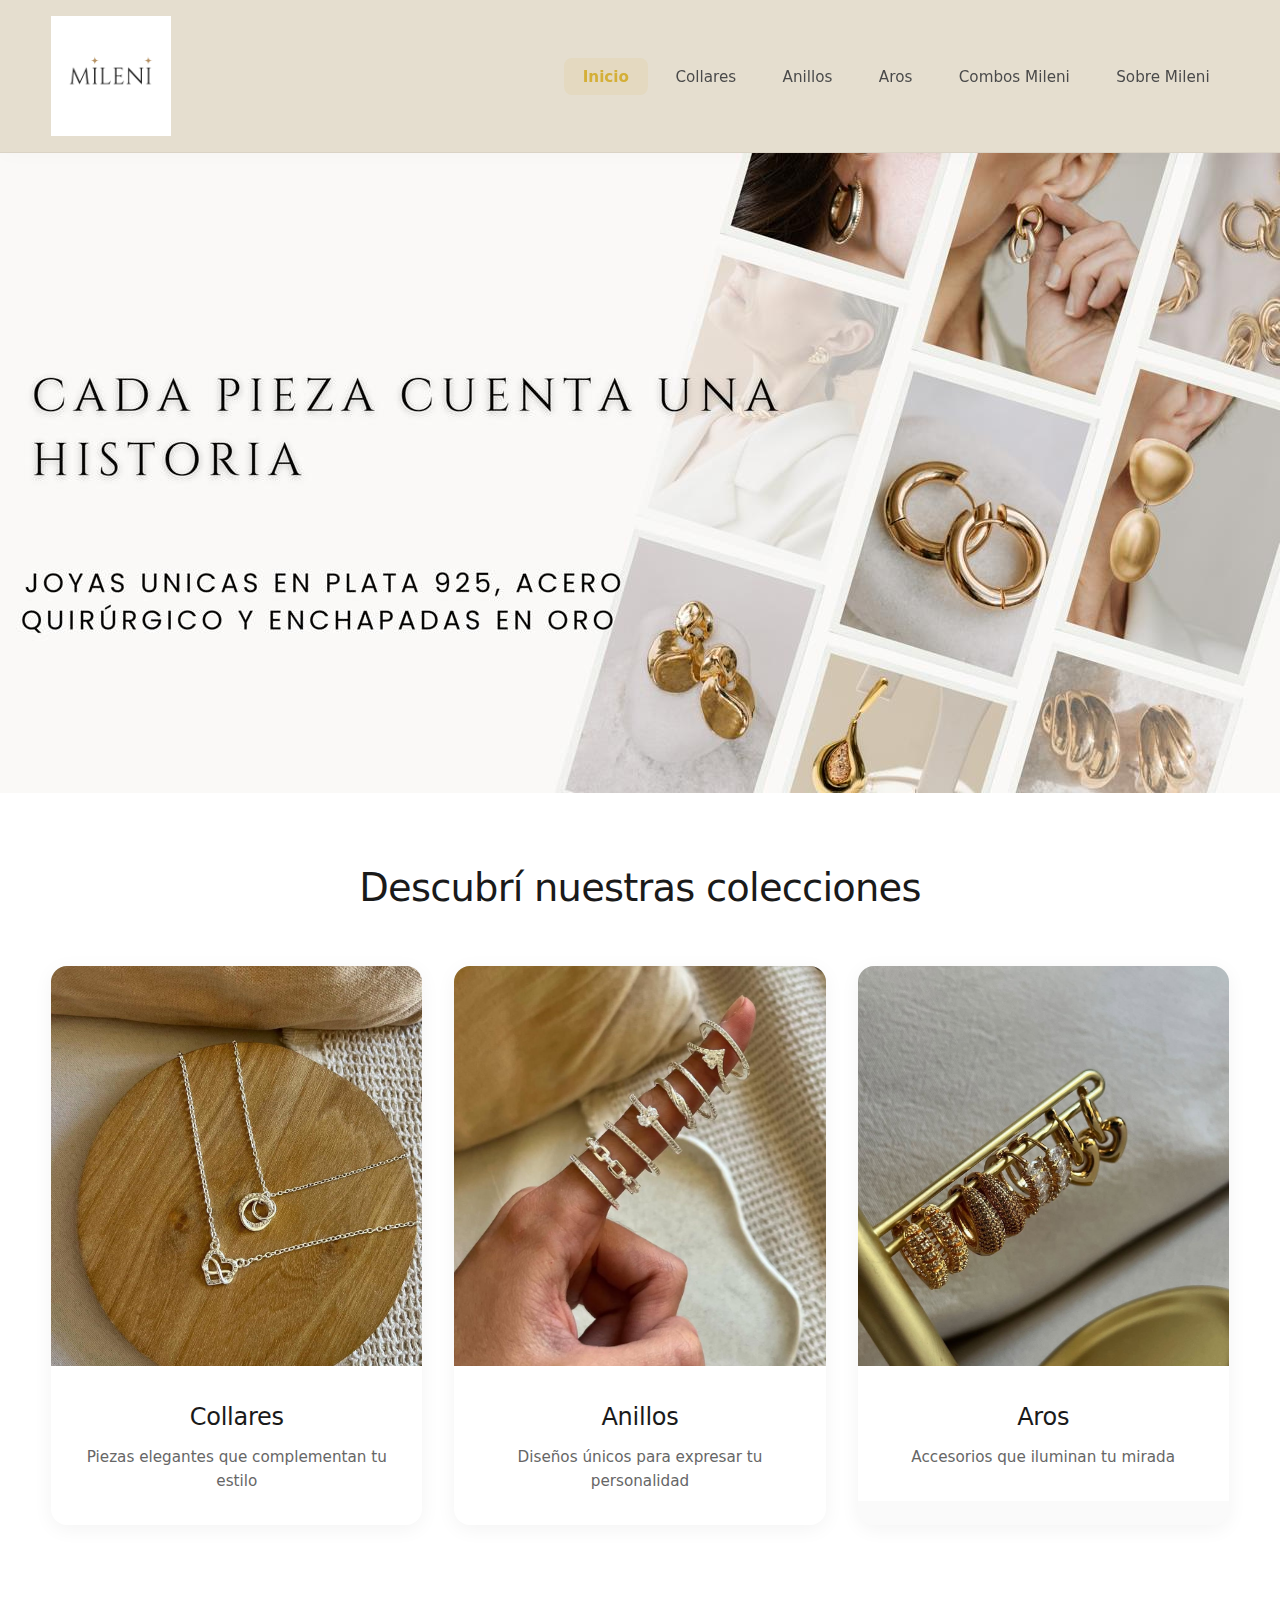
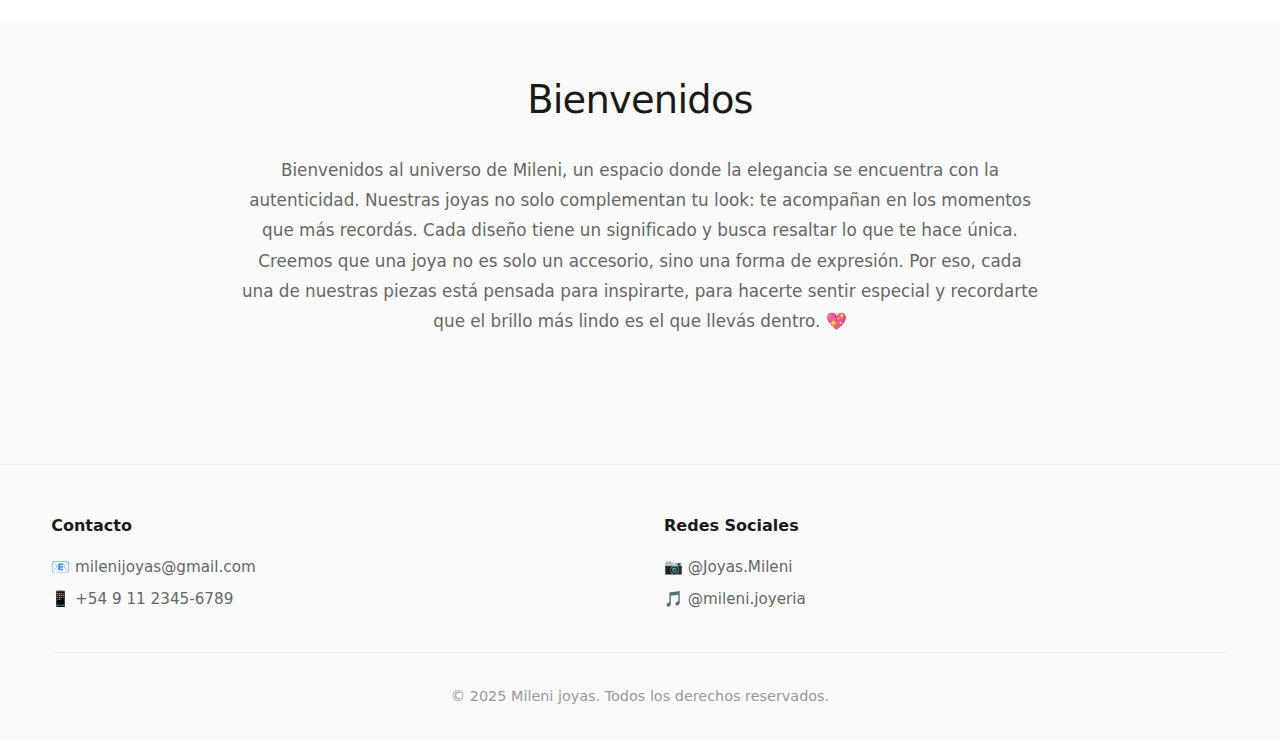
<file: index.html>
<!DOCTYPE html>
<html lang="es">
<head>
<meta charset="utf-8">
<meta name="viewport" content="width=device-width, initial-scale=1">
<title>Inicio | Mileni Joyas</title>
<link rel="stylesheet" href="styles.css">
</head>
<body>
<header class="site-header">
<div class="container header-content">
<a class="brand" href="index.html" aria-label="Ir al inicio">
<img src="Imagenes para tp/Logo transparente.jpeg" alt="Logo de la marca" class="brand-logo">
</a>
<nav class="main-nav" aria-label="Principal">
<button class="nav-toggle" aria-expanded="false" aria-controls="nav-menu">☰</button>
<ul id="nav-menu">
<li><a href="index.html" class="active" target="_blank" rel="noopener">Inicio</a></li>
<li><a href="collares.html" target="_blank" rel="noopener">Collares</a></li>
<li><a href="anillos.html" target="_blank" rel="noopener">Anillos</a></li>
<li><a href="aros.html" target="_blank" rel="noopener">Aros</a></li>
<li><a href="combos-mileni.html" target="_blank" rel="noopener">Combos Mileni</a></li>
<li><a href="sobre-mileni.html" target="_blank" rel="noopener">Sobre Mileni</a></li>
</ul>
</nav>
</div>
</header>

<main>
<section class="banner-section">
<img src="Imagenes para tp/Banner.jpeg" alt="Banner Mileni Joyas" class="banner-image">
</section>

<section class="category-section">
<div class="container">
<h2>Descubrí nuestras colecciones</h2>
<div class="category-grid">
<a href="collares.html" class="category-card" target="_blank" rel="noopener">
<div class="category-card-image">
<img src="Imagenes para tp/collares.jpeg" alt="Collares">
<span>Imagen de Collares</span>
</div>
<div class="category-card-content">
<h3>Collares</h3>
<p>Piezas elegantes que complementan tu estilo</p>
</div>
</a>
<a href="anillos.html" class="category-card" target="_blank" rel="noopener">
<div class="category-card-image">
<img src="Imagenes para tp/anillos.jpeg" alt="Anillos">
<span>Imagen de Anillos</span>
</div>
<div class="category-card-content">
<h3>Anillos</h3>
<p>Diseños únicos para expresar tu personalidad</p>
</div>
</a>
<a href="aros.html" class="category-card" target="_blank" rel="noopener">
<div class="category-card-image">
<img src="Imagenes para tp/aros.jpeg" alt="Aros">
<span>Imagen de Aros</span>
</div>
<div class="category-card-content">
<h3>Aros</h3>
<p>Accesorios que iluminan tu mirada</p>
</div>
</a>
</div>
</div>
</section>

<section class="intro container">
<h2>Bienvenidos</h2>
<p>Bienvenidos al universo de Mileni, un espacio donde la elegancia se encuentra con la autenticidad.
  Nuestras joyas no solo complementan tu look: te acompañan en los momentos que más recordás.
  Cada diseño tiene un significado y busca resaltar lo que te hace única.
  Creemos que una joya no es solo un accesorio, sino una forma de expresión. Por eso, cada una de nuestras piezas está pensada para inspirarte, para hacerte sentir especial y recordarte que el brillo más lindo es el que llevás dentro. 💖</p>
</section>
</main>

<footer class="site-footer">
<div class="container">
<div class="footer-content">
<div class="footer-info">
<p><strong>Contacto</strong></p>
<p>📧 <a href="mailto:milenijoyas@gmail.com">milenijoyas@gmail.com</a></p>
<p>📱 <a href="tel:+5491123456789">+54 9 11 2345-6789</a></p>
</div>
<div class="footer-social">
<p><strong>Redes Sociales</strong></p>
<p>📷 <a href="https://instagram.com/Joyas.Mileni" target="_blank" rel="noopener">@Joyas.Mileni</a></p>
<p>🎵 <a href="https://tiktok.com/@mileni.joyeria" target="_blank" rel="noopener">@mileni.joyeria</a></p>
</div>
</div>
<p class="footer-copyright">&copy; 2025 Mileni joyas. Todos los derechos reservados.</p>
</div>
</footer>

<script>
// Navegación responsive básica sin dependencias
(function(){
  var btn = document.querySelector('.nav-toggle');
  var menu = document.getElementById('nav-menu');
  if (!btn || !menu) return;
  btn.addEventListener('click', function(){
    var expanded = btn.getAttribute('aria-expanded') === 'true';
    btn.setAttribute('aria-expanded', String(!expanded));
    menu.classList.toggle('open');
  });
})();
</script>
</body>
</html>
</file>
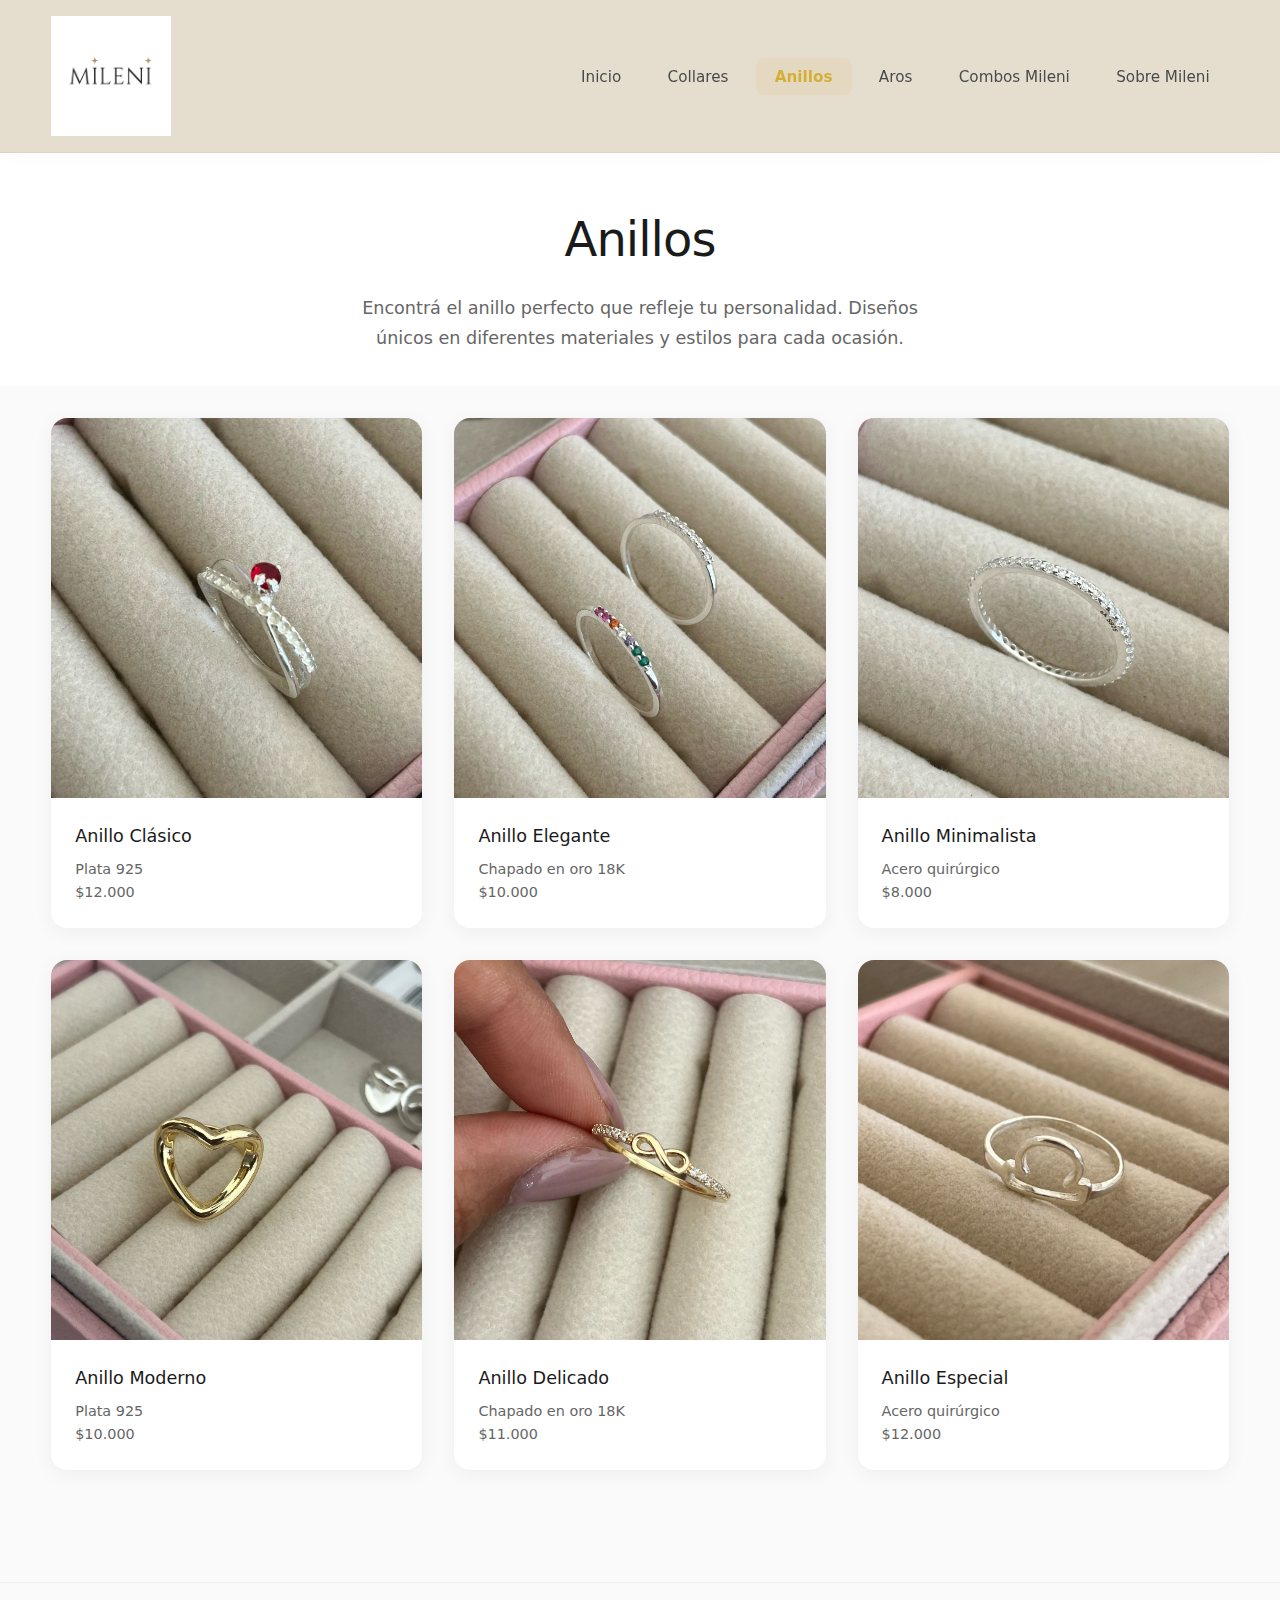
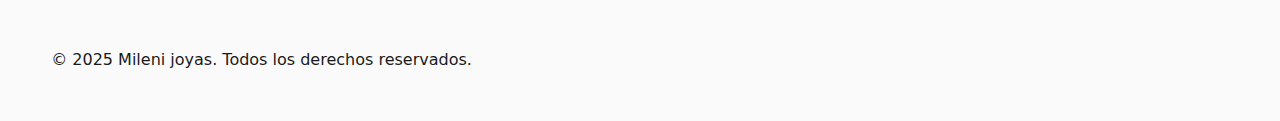
<file: anillos.html>
<!DOCTYPE html>
<html lang="es">
<head>
<meta charset="utf-8">
<meta name="viewport" content="width=device-width, initial-scale=1">
<title>Anillos | Mileni Joyas</title>
<link rel="stylesheet" href="styles.css">
</head>
<body>
<header class="site-header">
<div class="container header-content">
<a class="brand" href="index.html" aria-label="Ir al inicio">
<img src="Imagenes para tp/Logo transparente.jpeg" alt="Logo de la marca" class="brand-logo">
</a>
<nav class="main-nav" aria-label="Principal">
<button class="nav-toggle" aria-expanded="false" aria-controls="nav-menu">☰</button>
<ul id="nav-menu">
<li><a href="index.html" target="_blank" rel="noopener">Inicio</a></li>
<li><a href="collares.html" target="_blank" rel="noopener">Collares</a></li>
<li><a href="anillos.html" class="active" target="_blank" rel="noopener">Anillos</a></li>
<li><a href="aros.html" target="_blank" rel="noopener">Aros</a></li>
<li><a href="combos-mileni.html" target="_blank" rel="noopener">Combos Mileni</a></li>
<li><a href="sobre-mileni.html" target="_blank" rel="noopener">Sobre Mileni</a></li>
</ul>
</nav>
</div>
</header>

<main>
<section class="page-header">
<div class="container">
<h1>Anillos</h1>
<p>Encontrá el anillo perfecto que refleje tu personalidad. Diseños únicos en diferentes materiales y estilos para cada ocasión.</p>
</div>
</section>

<section class="container">
<div class="product-grid">
<div class="product-card">
<div class="product-image">
<img src="Imagenes para tp/anillo 1.jpg" alt="Anillo Clásico">
</div>
<div class="product-info">
<h3>Anillo Clásico</h3>
<p>Plata 925</p>
<p>$12.000</p>
</div>
</div>
<div class="product-card">
<div class="product-image">
<img src="Imagenes para tp/anillo 2.jpg" alt="Anillo Elegante">
</div>
<div class="product-info">
<h3>Anillo Elegante</h3>
<p>Chapado en oro 18K </p>
<p>$10.000</p>
</div>
</div>
<div class="product-card">
<div class="product-image">
<img src="Imagenes para tp/anillo 3.jpg" alt="Anillo Minimalista">
</div>
<div class="product-info">
<h3>Anillo Minimalista</h3>
<p>Acero quirúrgico</p>
<p>$8.000</p>
</div>
</div>
<div class="product-card">
<div class="product-image">
<img src="Imagenes para tp/anillo 4.jpg" alt="Anillo Moderno">
</div>
<div class="product-info">
<h3>Anillo Moderno</h3>
<p>Plata 925</p>
<p>$10.000</p>
</div>
</div>
<div class="product-card">
<div class="product-image">
<img src="Imagenes para tp/anillo 5.jpg" alt="Anillo Delicado">
</div>
<div class="product-info">
<h3>Anillo Delicado</h3>
<p>Chapado en oro 18K</p>
<p>$11.000</p>
</div>
</div>
<div class="product-card">
<div class="product-image">
<img src="Imagenes para tp/anillo 6.jpg" alt="Anillo Especial">
</div>
<div class="product-info">
<h3>Anillo Especial</h3>
<p>Acero quirúrgico</p>
<p>$12.000</p>
</div>
</div>
</div>
</section>
</main>

<footer class="site-footer">
<div class="container">
<p>&copy; 2025 Mileni joyas. Todos los derechos reservados.</p>
</div>
</footer>

<script>
(function(){
  var btn = document.querySelector('.nav-toggle');
  var menu = document.getElementById('nav-menu');
  if (!btn || !menu) return;
  btn.addEventListener('click', function(){
    var expanded = btn.getAttribute('aria-expanded') === 'true';
    btn.setAttribute('aria-expanded', String(!expanded));
    menu.classList.toggle('open');
  });
})();
</script>
</body>
</html>
</file>
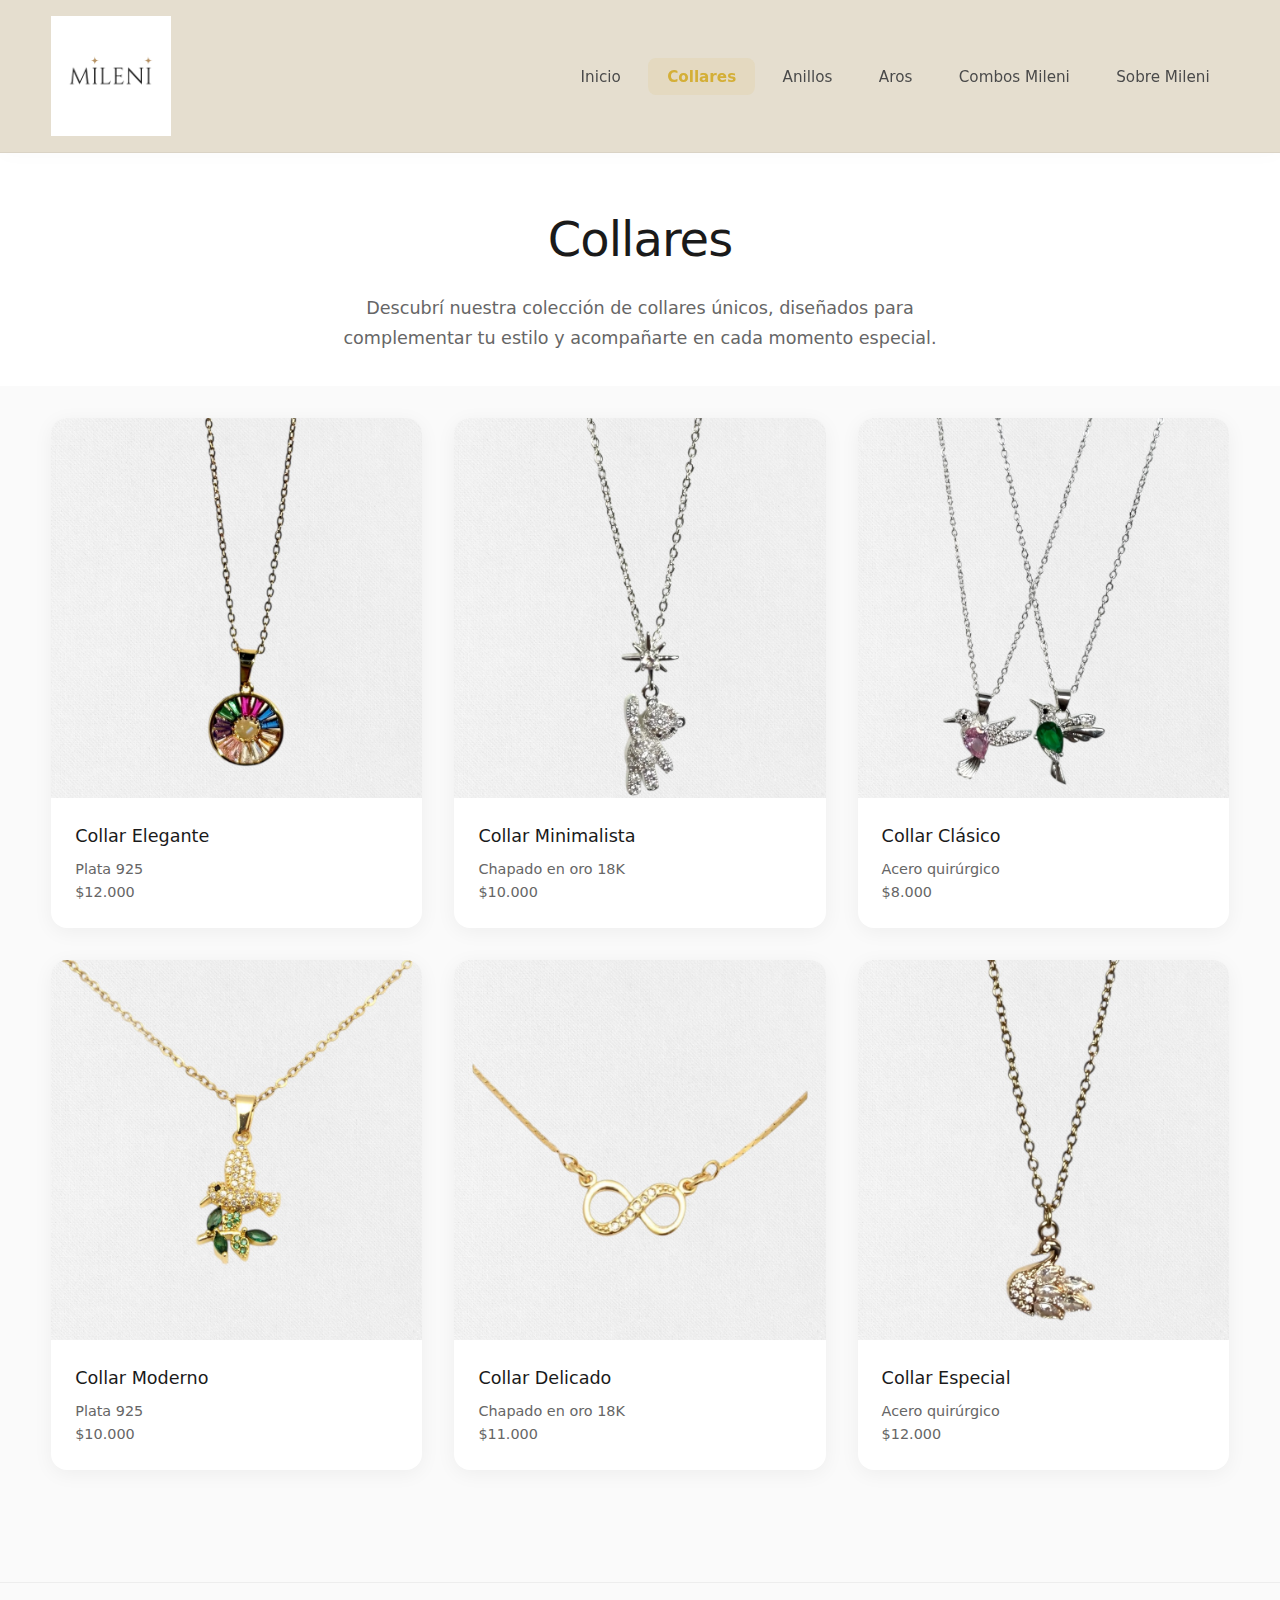
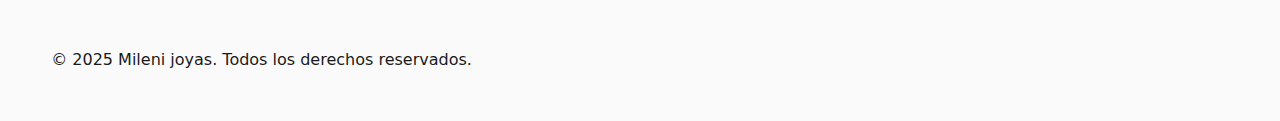
<file: collares.html>
<!DOCTYPE html>
<html lang="es">
<head>
<meta charset="utf-8">
<meta name="viewport" content="width=device-width, initial-scale=1">
<title>Collares | Mileni Joyas</title>
<link rel="stylesheet" href="styles.css">
</head>
<body>
<header class="site-header">
<div class="container header-content">
<a class="brand" href="index.html" aria-label="Ir al inicio">
<img src="Imagenes para tp/Logo transparente.jpeg" alt="Logo de la marca" class="brand-logo">
</a>
<nav class="main-nav" aria-label="Principal">
<button class="nav-toggle" aria-expanded="false" aria-controls="nav-menu">☰</button>
<ul id="nav-menu">
<li><a href="index.html" target="_blank" rel="noopener">Inicio</a></li>
<li><a href="collares.html" class="active" target="_blank" rel="noopener">Collares</a></li>
<li><a href="anillos.html" target="_blank" rel="noopener">Anillos</a></li>
<li><a href="aros.html" target="_blank" rel="noopener">Aros</a></li>
<li><a href="combos-mileni.html" target="_blank" rel="noopener">Combos Mileni</a></li>
<li><a href="sobre-mileni.html" target="_blank" rel="noopener">Sobre Mileni</a></li>
</ul>
</nav>
</div>
</header>

<main>
<section class="page-header">
<div class="container">
<h1>Collares</h1>
<p>Descubrí nuestra colección de collares únicos, diseñados para complementar tu estilo y acompañarte en cada momento especial.</p>
</div>
</section>

<section class="container">
<div class="product-grid">
<div class="product-card">
<div class="product-image">
<img src="Imagenes para tp/collar 1.jpg" alt="Collar Elegante">
</div>
<div class="product-info">
<h3>Collar Elegante</h3>
<p>Plata 925</p>
<p>$12.000</p>
</div>
</div>
<div class="product-card">
<div class="product-image">
<img src="Imagenes para tp/collar 2.jpg" alt="Collar Minimalista">
</div>
<div class="product-info">
<h3>Collar Minimalista</h3>
<p>Chapado en oro 18K</p>
<p>$10.000</p>
</div>
</div>
<div class="product-card">
<div class="product-image">
<img src="Imagenes para tp/collar 3.jpg" alt="Collar Clásico">
</div>
<div class="product-info">
<h3>Collar Clásico</h3>
<p>Acero quirúrgico</p>
<p>$8.000</p>
</div>
</div>
<div class="product-card">
<div class="product-image">
<img src="Imagenes para tp/collar 4.jpg" alt="Collar Moderno">
</div>
<div class="product-info">
<h3>Collar Moderno</h3>
<p>Plata 925</p>
<p>$10.000</p>
</div>
</div>
<div class="product-card">
<div class="product-image">
<img src="Imagenes para tp/collar 5.jpg" alt="Collar Delicado">
</div>
<div class="product-info">
<h3>Collar Delicado</h3>
<p>Chapado en oro 18K</p>
<p>$11.000</p>
</div>
</div>
<div class="product-card">
<div class="product-image">
<img src="Imagenes para tp/collar 6.jpg" alt="Collar Especial">
</div>
<div class="product-info">
<h3>Collar Especial</h3>
<p>Acero quirúrgico</p>
<p>$12.000</p>
</div>
</div>
</div>
</section>
</main>

<footer class="site-footer">
<div class="container">
<p>&copy; 2025 Mileni joyas. Todos los derechos reservados.</p>
</div>
</footer>

<script>
(function(){
  var btn = document.querySelector('.nav-toggle');
  var menu = document.getElementById('nav-menu');
  if (!btn || !menu) return;
  btn.addEventListener('click', function(){
    var expanded = btn.getAttribute('aria-expanded') === 'true';
    btn.setAttribute('aria-expanded', String(!expanded));
    menu.classList.toggle('open');
  });
})();
</script>
</body>
</html>
</file>
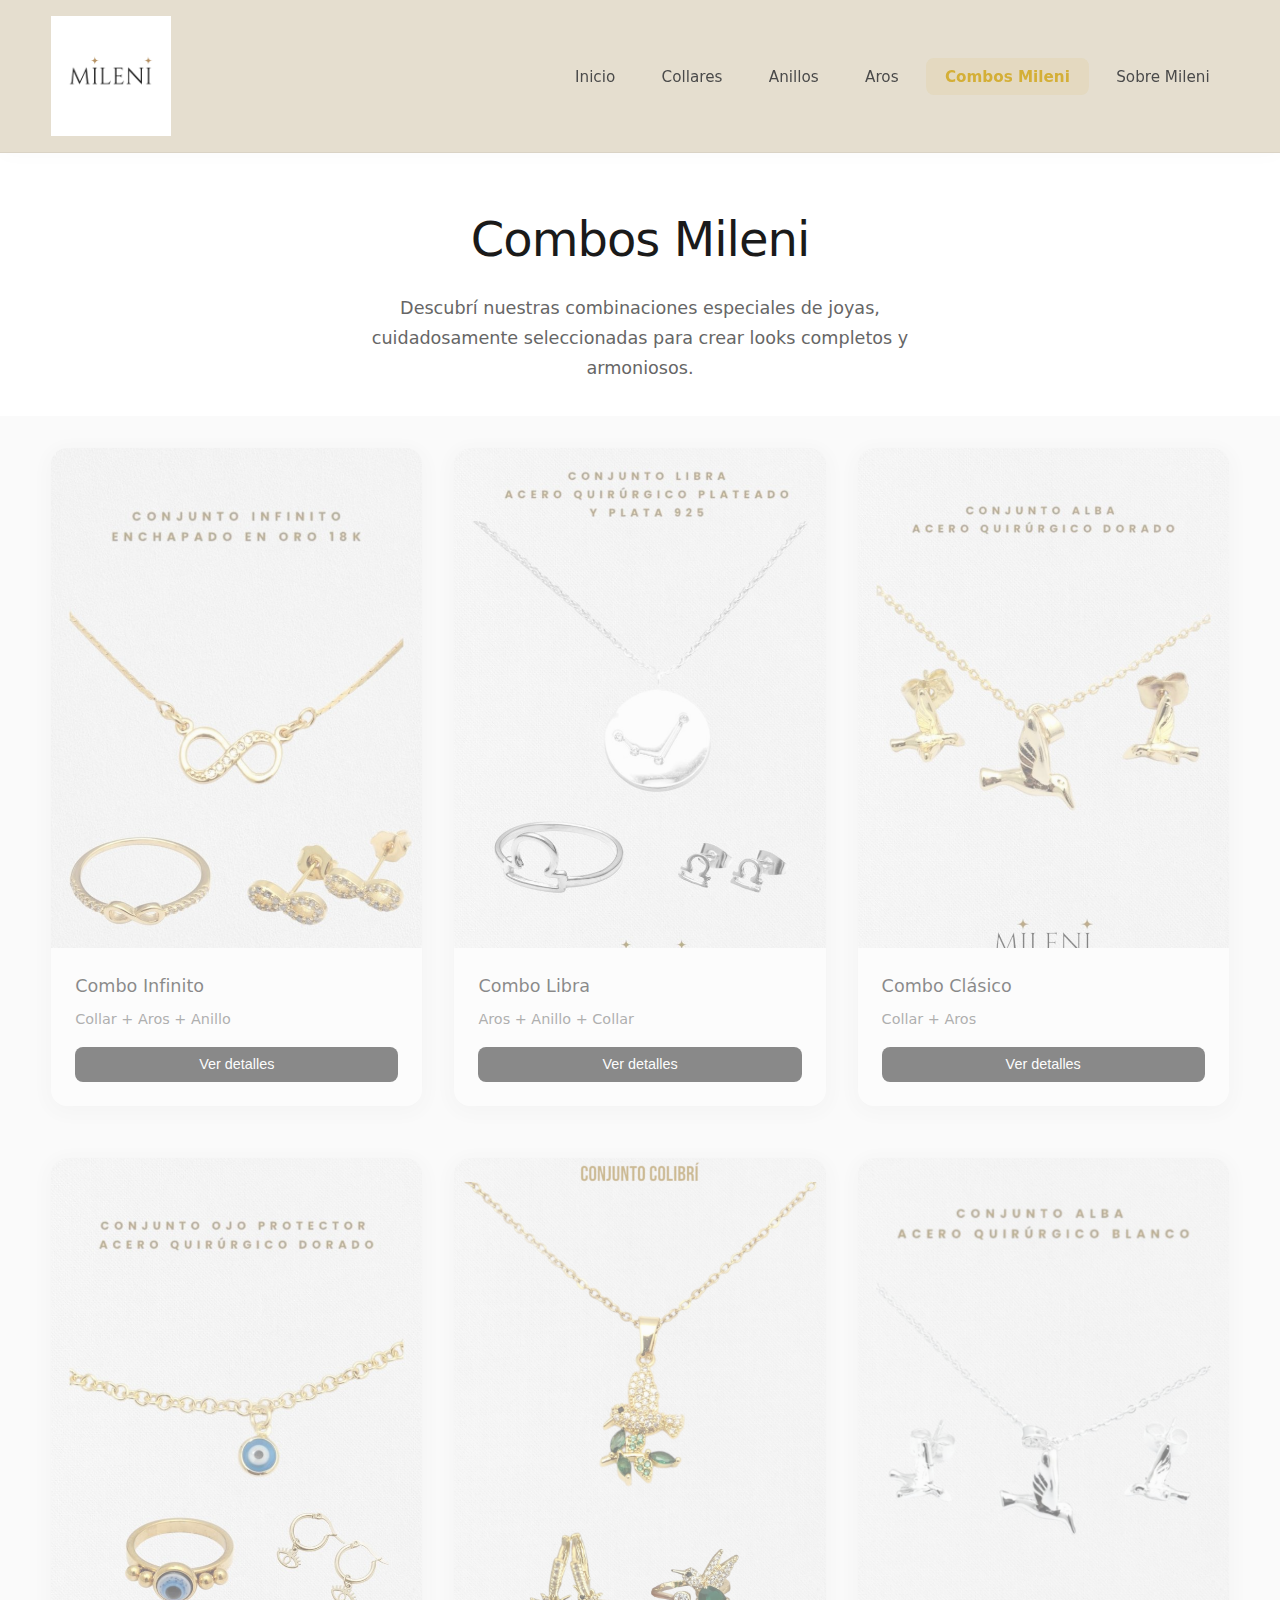
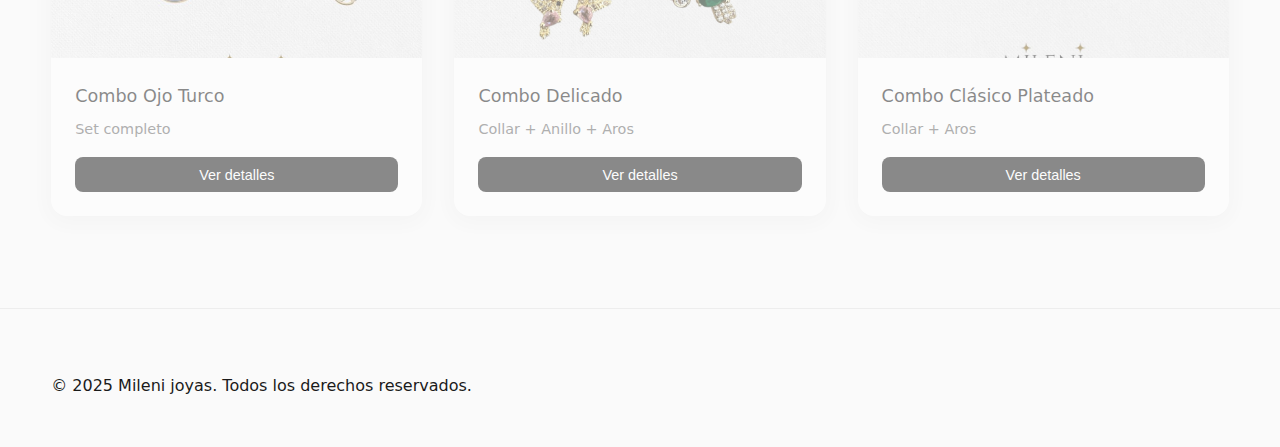
<file: combos-mileni.html>
<!DOCTYPE html>
<html lang="es">
<head>
<meta charset="utf-8">
<meta name="viewport" content="width=device-width, initial-scale=1">
<title>Combos Mileni | Mileni Joyas</title>
<link rel="stylesheet" href="styles.css">
<script src="https://code.jquery.com/jquery-3.6.0.min.js"></script>
<script src="combos.js"></script>
</head>
<body>
<header class="site-header">
<div class="container header-content">
<a class="brand" href="index.html" aria-label="Ir al inicio">
<img src="Imagenes para tp/Logo transparente.jpeg" alt="Logo de la marca" class="brand-logo">
</a>
<nav class="main-nav" aria-label="Principal">
<button class="nav-toggle" aria-expanded="false" aria-controls="nav-menu">☰</button>
<ul id="nav-menu">
<li><a href="index.html" target="_blank" rel="noopener">Inicio</a></li>
<li><a href="collares.html" target="_blank" rel="noopener">Collares</a></li>
<li><a href="anillos.html" target="_blank" rel="noopener">Anillos</a></li>
<li><a href="aros.html" target="_blank" rel="noopener">Aros</a></li>
<li><a href="combos-mileni.html" class="active" target="_blank" rel="noopener">Combos Mileni</a></li>
<li><a href="sobre-mileni.html" target="_blank" rel="noopener">Sobre Mileni</a></li>
</ul>
</nav>
</div>
</header>

<main>
<section class="page-header">
<div class="container">
<h1>Combos Mileni</h1>
<p>Descubrí nuestras combinaciones especiales de joyas, cuidadosamente seleccionadas para crear looks completos y armoniosos.</p>
</div>
</section>

<section class="container">
<div class="product-grid" id="combo-grid">
<div class="product-card combo-item" data-category="elegante completo">
<div class="product-image">
<img src="Imagenes para tp/combo 1.jpeg" alt="Combo Elegante">
</div>
<div class="product-info">
<h3>Combo Infinito</h3>
<p>Collar + Aros + Anillo</p>
<button class="view-details-btn">Ver detalles</button>
</div>
<div class="combo-details">
<h4>Combo Elegante</h4>
<p>Este combo incluye un collar elegante en plata 925, aros delicados y un anillo único. Perfecto para ocasiones especiales.</p>
<ul>
<li>Collar en plata 925</li>
<li>Aros en plata 925</li>
<li>Anillo en plata 925</li>
</ul>
<div class="combo-oferta" data-precio-original="15000" data-precio-oferta="12000" data-descuento="20">
<span class="precio-original">$15.000</span>
<span class="precio-oferta">$12.000</span>
<span class="descuento-badge">20% OFF</span>
</div>
</div>
</div>

<div class="product-card combo-item" data-category="minimalista">
<div class="product-image">
<img src="Imagenes para tp/combo 2.jpeg" alt="Combo Minimalista">
</div>
<div class="product-info">
<h3>Combo Libra</h3>
<p>Aros + Anillo + Collar </p>
<button class="view-details-btn">Ver detalles</button>
</div>
<div class="combo-details">
<h4>Combo Libra</h4>
<p>Diseño limpio y sofisticado con aros y anillo en acero quirúrgico. Ideal para el día a día.</p>
<ul>
<li>Aros en acero quirúrgico</li>
<li>Anillo en acero quirúrgico</li>
<li>Collar en acero quirúrgico</li>
</ul>
<div class="combo-oferta" data-precio-original="8000" data-precio-oferta="6500" data-descuento="19">
<span class="precio-original">$8.000</span>
<span class="precio-oferta">$6.500</span>
<span class="descuento-badge">19% OFF</span>
</div>
</div>
</div>

<div class="product-card combo-item" data-category="elegante">
<div class="product-image">
<img src="Imagenes para tp/combo 3.jpeg" alt="Combo Clásico">
</div>
<div class="product-info">
<h3>Combo Clásico</h3>
<p>Collar + Aros</p>
<button class="view-details-btn">Ver detalles</button>
</div>
<div class="combo-details">
<h4>Combo Clásico</h4>
<p>Combinación atemporal de collar y aros chapados en oro 18K. Elegancia que nunca pasa de moda.</p>
<ul>
<li>Collar chapado en oro 18K</li>
<li>Aros chapados en oro 18K</li>
</ul>
<div class="combo-oferta" data-precio-original="12000" data-precio-oferta="9500" data-descuento="21">
<span class="precio-original">$12.000</span>
<span class="precio-oferta">$9.500</span>
<span class="descuento-badge">21% OFF</span>
</div>
</div>
</div>

<div class="product-card combo-item" data-category="completo moderno">
<div class="product-image">
<img src="Imagenes para tp/combo 4.jpeg" alt="Combo Moderno">
</div>
<div class="product-info">
<h3>Combo Ojo Turco</h3>
<p>Set completo</p>
<button class="view-details-btn">Ver detalles</button>
</div>
<div class="combo-details">
<h4>Combo Ojo Turco</h4>
<p>Set completo con diseño contemporáneo. Incluye collar, aros y anillo en plata 925 con detalles únicos.</p>
<ul>
<li>Collar en plata 925</li>
<li>Aros en plata 925</li>
<li>Anillo en plata 925</li>
</ul>
<div class="combo-oferta" data-precio-original="18000" data-precio-oferta="14000" data-descuento="22">
<span class="precio-original">$18.000</span>
<span class="precio-oferta">$14.000</span>
<span class="descuento-badge">22% OFF</span>
</div>
</div>
</div>

<div class="product-card combo-item" data-category="minimalista delicado">
<div class="product-image">
<img src="Imagenes para tp/Combo 5.jpg" alt="Combo Delicado">
</div>
<div class="product-info">
<h3>Combo Delicado</h3>
<p>Collar + Anillo + Aros</p>
<button class="view-details-btn">Ver detalles</button>
</div>
<div class="combo-details">
<h4>Combo Delicado</h4>
<p>Piezas delicadas y femeninas. Collar y anillo en plata 925 con diseño sutil y elegante.</p>
<ul>
<li>Collar en plata 925</li>
<li>Anillo en plata 925</li>
<li>Aros en plata 925</li>
</ul>
<div class="combo-oferta" data-precio-original="10000" data-precio-oferta="8000" data-descuento="20">
<span class="precio-original">$10.000</span>
<span class="precio-oferta">$8.000</span>
<span class="descuento-badge">20% OFF</span>
</div>
</div>
</div>

<div class="product-card combo-item" data-category="completo especial">
<div class="product-image">
<img src="Imagenes para tp/combo 6.jpg" alt="Combo Especial">
</div>
<div class="product-info">
<h3>Combo Clásico Plateado</h3>
<p>Collar + Aros </p>
<button class="view-details-btn">Ver detalles</button>
</div>
<div class="combo-details">
<h4>Combo Clásico Plateado</h4>
<p>Nuestra colección más completa. Incluye todas las piezas en diferentes materiales para crear looks únicos.</p>
<ul>
<li>Collar en plata 925</li>
<li>Aros en acero quirúrgico</li>
</ul>
<div class="combo-oferta" data-precio-original="20000" data-precio-oferta="15000" data-descuento="25">
<span class="precio-original">$20.000</span>
<span class="precio-oferta">$15.000</span>
<span class="descuento-badge">25% OFF</span>
</div>
</div>
</div>
</div>
</section>

<!-- Modal para detalles del combo -->
<div id="combo-modal" class="combo-modal">
<div class="modal-content">
<span class="close-modal">&times;</span>
<div id="modal-body"></div>
</div>
</div>
</main>

<footer class="site-footer">
<div class="container">
<p>&copy; 2025 Mileni joyas. Todos los derechos reservados.</p>
</div>
</footer>

<script>
// Navegación responsive
(function(){
  var btn = document.querySelector('.nav-toggle');
  var menu = document.getElementById('nav-menu');
  if (!btn || !menu) return;
  btn.addEventListener('click', function(){
    var expanded = btn.getAttribute('aria-expanded') === 'true';
    btn.setAttribute('aria-expanded', String(!expanded));
    menu.classList.toggle('open');
  });
})();
</script>
</body>
</html>
</file>
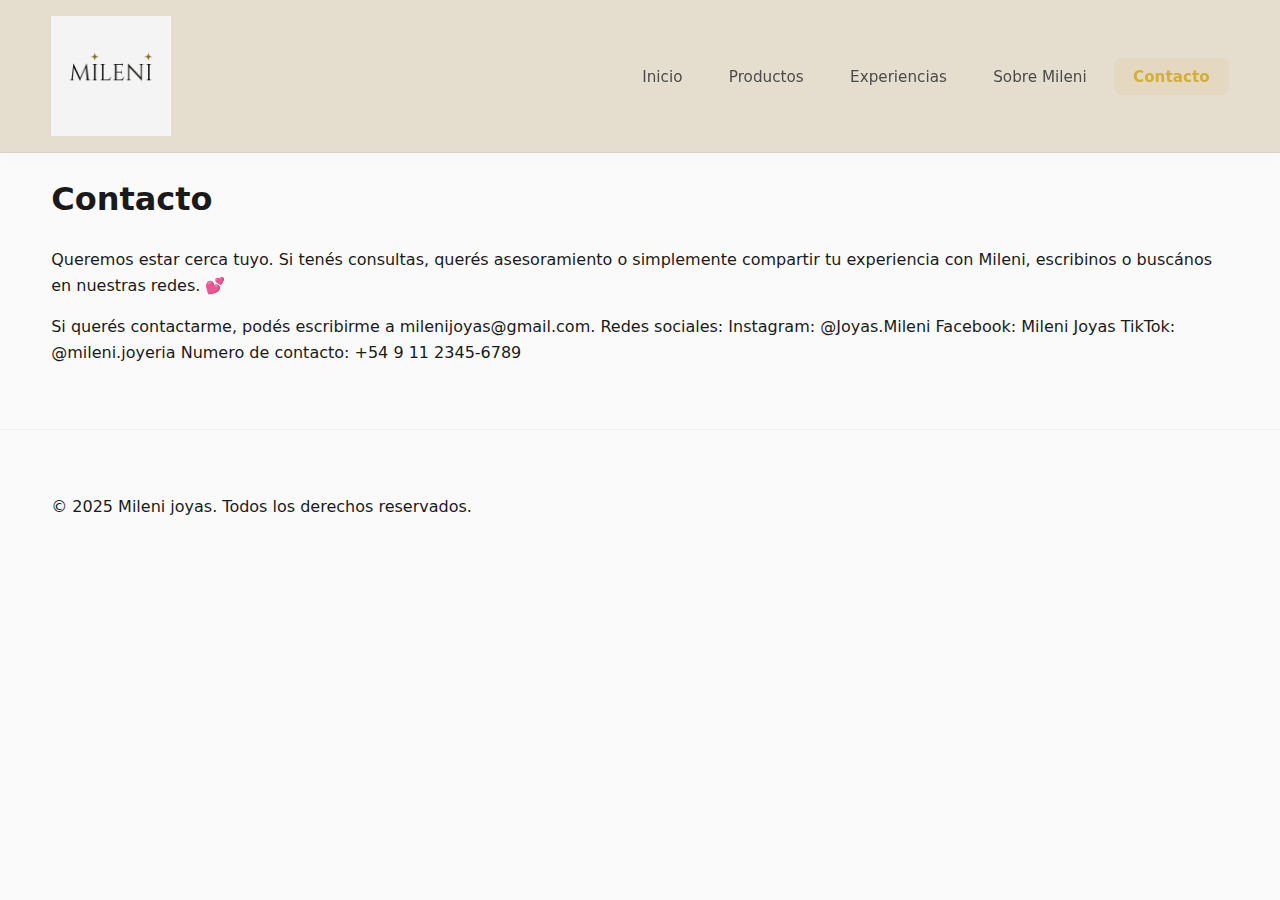
<file: contacto.html>
<!DOCTYPE html>
<html lang="es">
<head>
<meta charset="utf-8">
<meta name="viewport" content="width=device-width, initial-scale=1">
<title>Contacto | Template Básico</title>
<link rel="stylesheet" href="styles.css">
</head>
<body>
<header class="site-header">
<div class="container header-content">
<a class="brand" href="index.html" aria-label="Ir al inicio">
<img src="Imagenes para tp/mileni logos+info importante.png" alt="Logo de la marca" class="brand-logo">
</a>
<nav class="main-nav" aria-label="Principal">
<button class="nav-toggle" aria-expanded="false" aria-controls="nav-menu">☰</button>
<ul id="nav-menu">
<li><a href="index.html">Inicio</a></li>
<li><a href="productos.html">Productos</a></li>
<li><a href="experiencias.html">Experiencias</a></li>
<li><a href="sobre-mileni.html">Sobre Mileni</a></li>
<li><a href="contacto.html" class="active">Contacto</a></li>
</ul>
</nav>
</div>
</header>

<main class="container">
<h1>Contacto</h1>
<p>Queremos estar cerca tuyo. Si tenés consultas, querés asesoramiento o simplemente compartir tu experiencia con Mileni, escribinos o buscános en nuestras redes. 💕</p>
<p>Si querés contactarme, podés escribirme a milenijoyas@gmail.com. Redes sociales:
  Instagram: @Joyas.Mileni
  Facebook: Mileni Joyas
  TikTok: @mileni.joyeria
  Numero de contacto: +54 9 11 2345-6789
</p>
</main>

<footer class="site-footer">
<div class="container">
<p>&copy; 2025 Mileni joyas. Todos los derechos reservados.</p>
</div>
</footer>

<script>
(function(){
  var btn = document.querySelector('.nav-toggle');
  var menu = document.getElementById('nav-menu');
  if (!btn || !menu) return;
  btn.addEventListener('click', function(){
    var expanded = btn.getAttribute('aria-expanded') === 'true';
    btn.setAttribute('aria-expanded', String(!expanded));
    menu.classList.toggle('open');
  });
})();
</script>
</body>
</html>
</file>
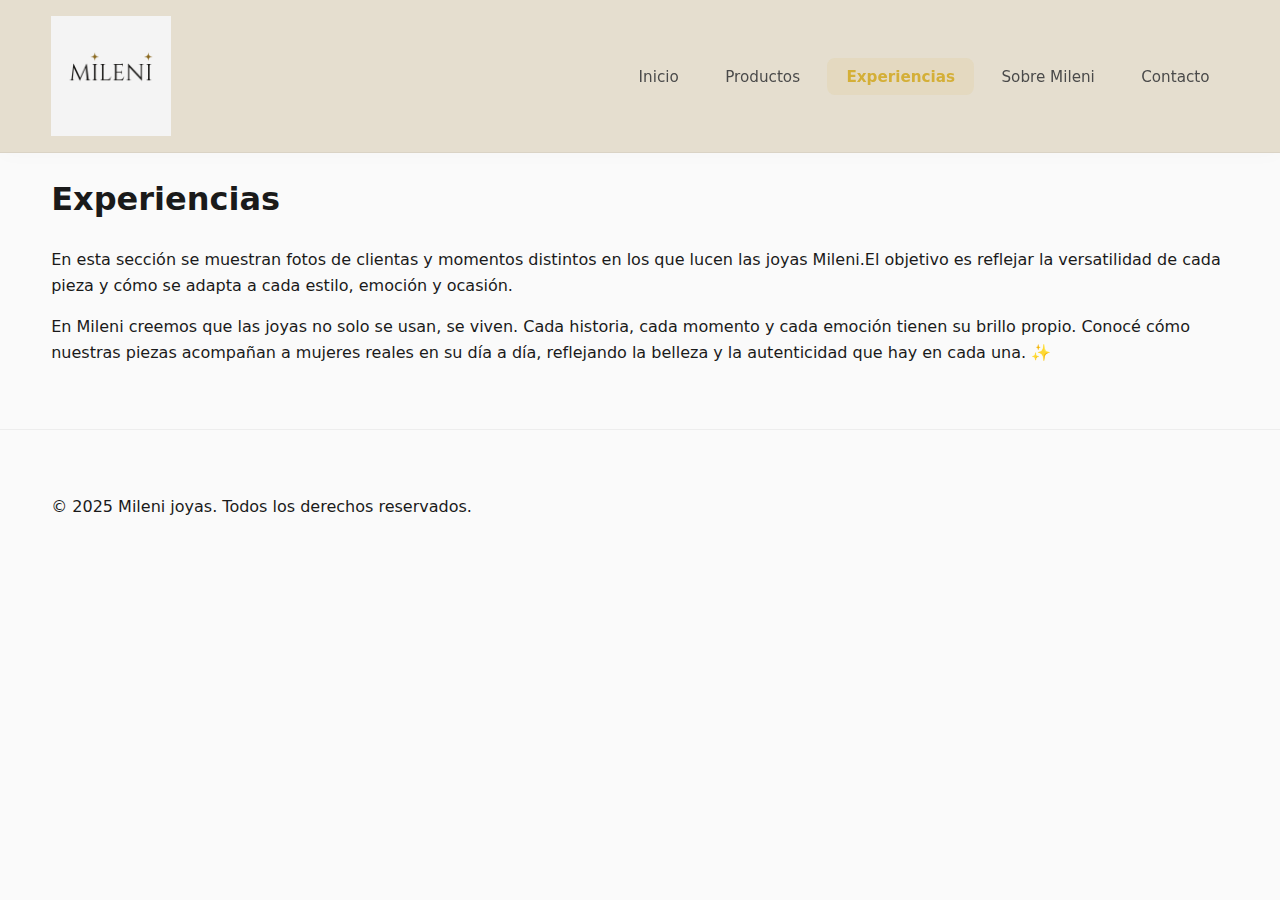
<file: experiencias.html>
<!DOCTYPE html>
<html lang="es">
<head>
<meta charset="utf-8">
<meta name="viewport" content="width=device-width, initial-scale=1">
<title>Experiencias | Template Básico</title>
<link rel="stylesheet" href="styles.css">
</head>
<body>
<header class="site-header">
<div class="container header-content">
<a class="brand" href="index.html" aria-label="Ir al inicio">
<img src="Imagenes para tp/mileni logos+info importante.png" alt="Logo de la marca" class="brand-logo">
</a>
<nav class="main-nav" aria-label="Principal">
<button class="nav-toggle" aria-expanded="false" aria-controls="nav-menu">☰</button>
<ul id="nav-menu">
<li><a href="index.html">Inicio</a></li>
<li><a href="productos.html">Productos</a></li>
<li><a href="experiencias.html" class="active">Experiencias</a></li>
<li><a href="sobre-mileni.html">Sobre Mileni</a></li>
<li><a href="contacto.html">Contacto</a></li>
</ul>
</nav>
</div>
</header>

<main class="container">
<h1>Experiencias</h1>
<p>En esta sección se muestran fotos de clientas y momentos distintos en los que lucen las joyas Mileni.El objetivo es reflejar la versatilidad de cada pieza y cómo se adapta a cada estilo, emoción y ocasión.</p>
<p>En Mileni creemos que las joyas no solo se usan, se viven.
  Cada historia, cada momento y cada emoción tienen su brillo propio.
  
  Conocé cómo nuestras piezas acompañan a mujeres reales en su día a día, reflejando la belleza y la autenticidad que hay en cada una. ✨</p>
</main>

<footer class="site-footer">
<div class="container">
<p>&copy; 2025 Mileni joyas. Todos los derechos reservados.</p>
</div>
</footer>

<script>
(function(){
  var btn = document.querySelector('.nav-toggle');
  var menu = document.getElementById('nav-menu');
  if (!btn || !menu) return;
  btn.addEventListener('click', function(){
    var expanded = btn.getAttribute('aria-expanded') === 'true';
    btn.setAttribute('aria-expanded', String(!expanded));
    menu.classList.toggle('open');
  });
})();
</script>
</body>
</html>
</file>
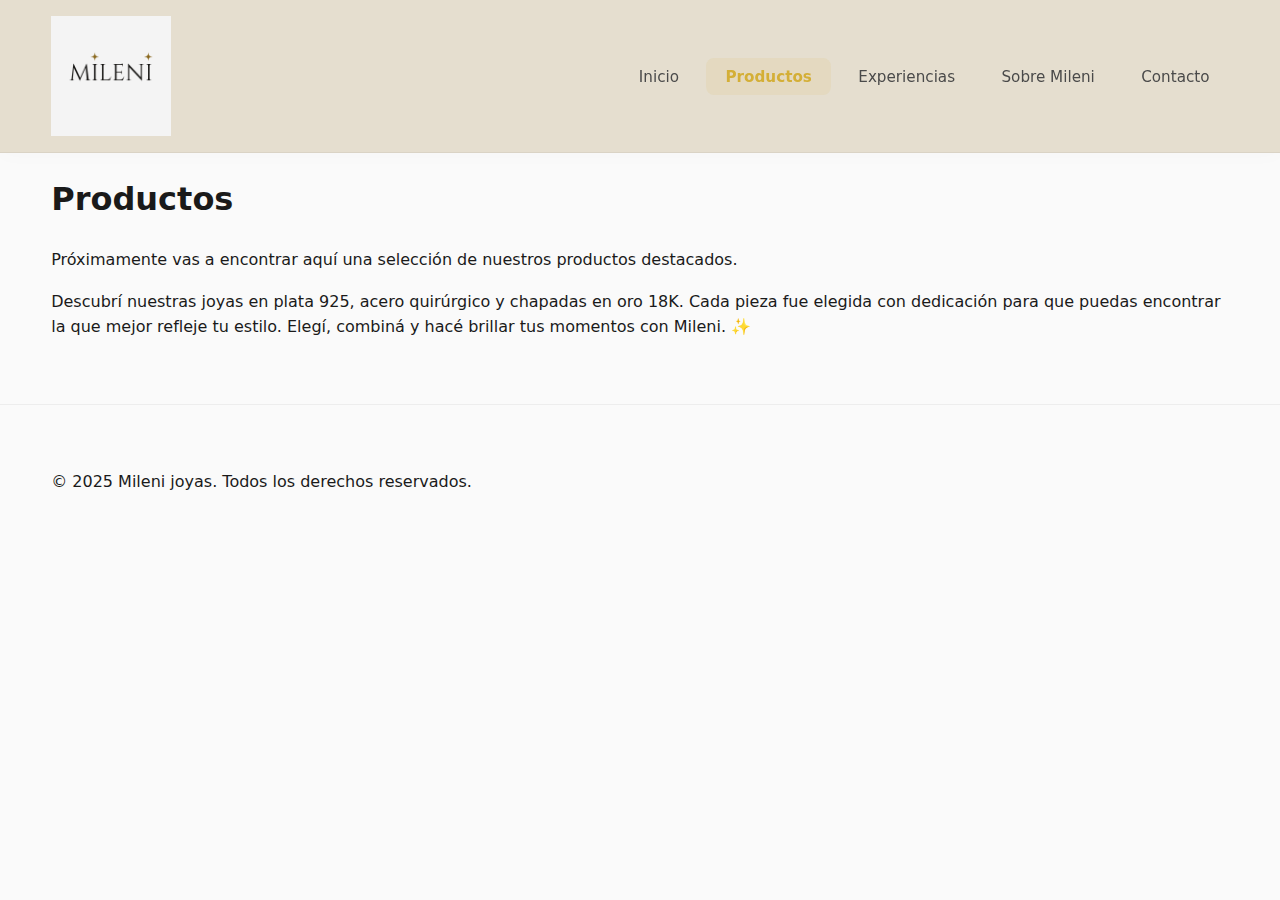
<file: productos.html>
<!DOCTYPE html>
<html lang="es">
<head>
<meta charset="utf-8">
<meta name="viewport" content="width=device-width, initial-scale=1">
<title>Productos | Template Básico</title>
<link rel="stylesheet" href="styles.css">
</head>
<body>
<header class="site-header">
<div class="container header-content">
<a class="brand" href="index.html" aria-label="Ir al inicio">
<img src="Imagenes para tp/mileni logos+info importante.png" alt="Logo de la marca" class="brand-logo">
</a>
<nav class="main-nav" aria-label="Principal">
<button class="nav-toggle" aria-expanded="false" aria-controls="nav-menu">☰</button>
<ul id="nav-menu">
<li><a href="index.html">Inicio</a></li>
<li><a href="productos.html" class="active">Productos</a></li>
<li><a href="experiencias.html">Experiencias</a></li>
<li><a href="sobre-mileni.html">Sobre Mileni</a></li>
<li><a href="contacto.html">Contacto</a></li>
</ul>
</nav>
</div>
</header>

<main class="container">
<h1>Productos</h1>
<p>Próximamente vas a encontrar aquí una selección de nuestros productos destacados.</p>
<p>Descubrí nuestras joyas en plata 925, acero quirúrgico y chapadas en oro 18K.
  Cada pieza fue elegida con dedicación para que puedas encontrar la que mejor refleje tu estilo.
  
  Elegí, combiná y hacé brillar tus momentos con Mileni. ✨</p>
</main>

<footer class="site-footer">
<div class="container">
<p>&copy; 2025 Mileni joyas. Todos los derechos reservados.</p>
</div>
</footer>

<script>
(function(){
  var btn = document.querySelector('.nav-toggle');
  var menu = document.getElementById('nav-menu');
  if (!btn || !menu) return;
  btn.addEventListener('click', function(){
    var expanded = btn.getAttribute('aria-expanded') === 'true';
    btn.setAttribute('aria-expanded', String(!expanded));
    menu.classList.toggle('open');
  });
})();
</script>
</body>
</html>
</file>
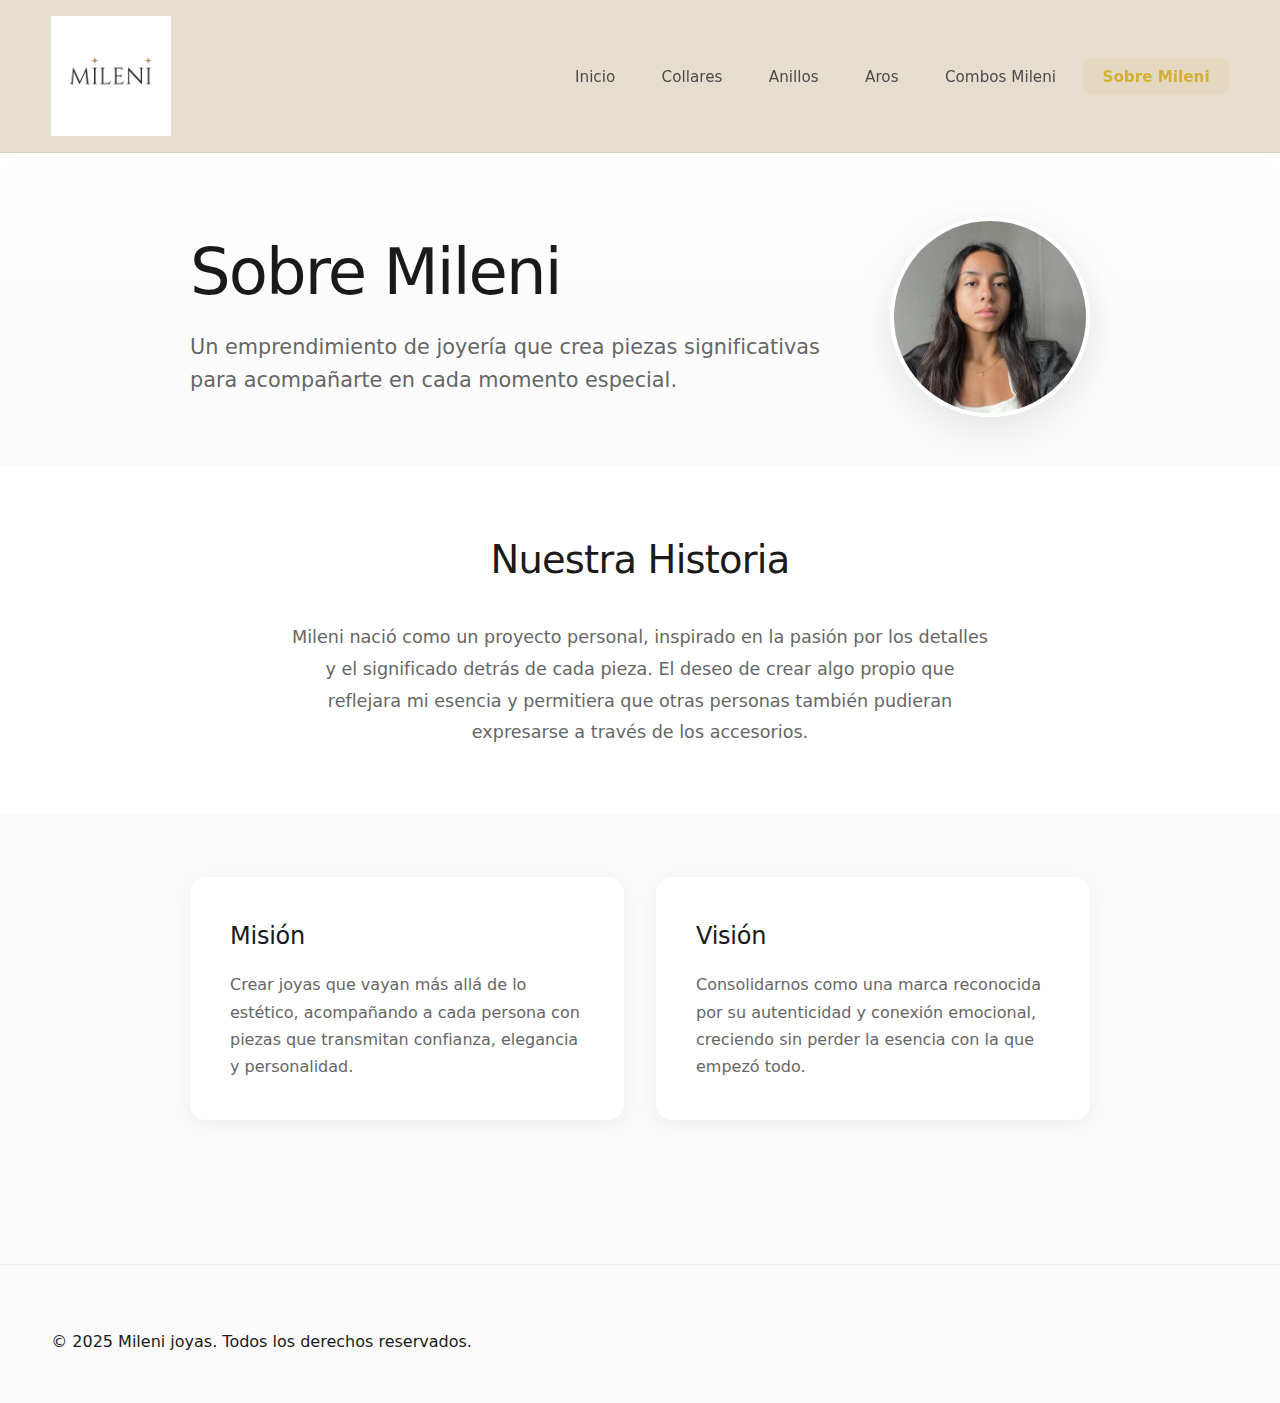
<file: sobre-mileni.html>
<!DOCTYPE html>
<html lang="es">
<head>
<meta charset="utf-8">
<meta name="viewport" content="width=device-width, initial-scale=1">
<title>Sobre Mileni | Mileni Joyas</title>
<link rel="stylesheet" href="styles.css">
</head>
<body>
<header class="site-header">
<div class="container header-content">
<a class="brand" href="index.html" aria-label="Ir al inicio">
<img src="Imagenes para tp/Logo transparente.jpeg" alt="Logo de la marca" class="brand-logo">
</a>
<nav class="main-nav" aria-label="Principal">
<button class="nav-toggle" aria-expanded="false" aria-controls="nav-menu">☰</button>
<ul id="nav-menu">
<li><a href="index.html" target="_blank" rel="noopener">Inicio</a></li>
<li><a href="collares.html" target="_blank" rel="noopener">Collares</a></li>
<li><a href="anillos.html" target="_blank" rel="noopener">Anillos</a></li>
<li><a href="aros.html" target="_blank" rel="noopener">Aros</a></li>
<li><a href="combos-mileni.html" target="_blank" rel="noopener">Combos Mileni</a></li>
<li><a href="sobre-mileni.html" class="active" target="_blank" rel="noopener">Sobre Mileni</a></li>
</ul>
</nav>
</div>
</header>

<main>
<section class="about-hero">
<div class="container">
<div class="about-content">
<div class="about-text">
<h1>Sobre Mileni</h1>
<p class="lead">Un emprendimiento de joyería que crea piezas significativas para acompañarte en cada momento especial.</p>
</div>
<div class="about-image-small">
<img src="Imagenes para tp/imagen creadora.jpg" alt="Fundadora de Mileni">
</div>
</div>
</div>
</section>

<section class="about-story">
<div class="container">
<div class="story-content">
<h2>Nuestra Historia</h2>
<p>Mileni nació como un proyecto personal, inspirado en la pasión por los detalles y el significado detrás de cada pieza. El deseo de crear algo propio que reflejara mi esencia y permitiera que otras personas también pudieran expresarse a través de los accesorios.</p>
</div>
</div>
</section>

<section class="about-values">
<div class="container">
<div class="values-grid">
<div class="value-card">
<h3>Misión</h3>
<p>Crear joyas que vayan más allá de lo estético, acompañando a cada persona con piezas que transmitan confianza, elegancia y personalidad.</p>
</div>
<div class="value-card">
<h3>Visión</h3>
<p>Consolidarnos como una marca reconocida por su autenticidad y conexión emocional, creciendo sin perder la esencia con la que empezó todo.</p>
</div>
</div>
</div>
</section>
</main>

<footer class="site-footer">
<div class="container">
<p>&copy; 2025 Mileni joyas. Todos los derechos reservados.</p>
</div>
</footer>

<script>
(function(){
  var btn = document.querySelector('.nav-toggle');
  var menu = document.getElementById('nav-menu');
  if (!btn || !menu) return;
  btn.addEventListener('click', function(){
    var expanded = btn.getAttribute('aria-expanded') === 'true';
    btn.setAttribute('aria-expanded', String(!expanded));
    menu.classList.toggle('open');
  });
})();
</script>
</body>
</html>
</file>
<file: styles.css>
* { box-sizing: border-box; }
html, body { margin: 0; padding: 0; }
body { 
  font-family: 'Segoe UI', system-ui, -apple-system, Roboto, Helvetica, Arial, sans-serif; 
  color: #1a1a1a; 
  background: #fafafa; 
  line-height: 1.6; 
}
img { max-width: 100%; height: auto; display: block; }
a { color: inherit; text-decoration: none; }


.container { width: min(1200px, 92%); margin-inline: auto; }

/* Header */
.site-header { 
  position: sticky; 
  top: 0; 
  z-index: 1000; 
  background: #dfd7c4c9; 
  backdrop-filter: blur(10px);
  border-bottom: 1px solid rgba(0, 0, 0, 0.05); 
  box-shadow: 0 2px 20px rgba(0, 0, 0, 0.02);
}
.header-content { 
  display: flex; 
  align-items: center; 
  justify-content: space-between; 
  gap: 1rem; 
  padding: 1rem 0; 
}
.brand-logo { height: 120px; width: auto; }

/* Navigation */
.main-nav { position: relative; }
.main-nav ul { 
  list-style: none; 
  margin: 0; 
  padding: 0; 
  display: flex; 
  gap: 0.5rem; 
}
.main-nav a { 
  padding: 0.6rem 1.2rem; 
  border-radius: 0.5rem; 
  font-weight: 500;
  font-size: 0.95rem;
  transition: all 0.3s ease;
  color: #4a4a4a;
}
.main-nav a:hover { 
  background: #f5f5f5; 
  color: #1a1a1a;
}
.main-nav a.active { 
  color: #d4af37; 
  font-weight: 600; 
  background: rgba(212, 175, 55, 0.1);
}

.nav-toggle { 
  display: none; 
  background: transparent; 
  border: 1px solid #e0e0e0; 
  border-radius: 0.5rem; 
  padding: 0.5rem 0.75rem; 
  font-size: 1.2rem; 
  cursor: pointer;
  transition: all 0.3s ease;
}
.nav-toggle:hover {
  background: #f5f5f5;
}

/* Banner */
.banner-section {
  padding: 0;
  margin: 0;
  background: #ffffff;
  width: 100vw;
  position: relative;
  left: 50%;
  right: 50%;
  margin-left: -50vw;
  margin-right: -50vw;
  display: flex;
  justify-content: center;
  align-items: center;
}
.banner-image {
  width: 100%;
  max-width: 100%;
  height: auto;
  display: block;
  border-radius: 0;
  margin: 0;
}

.category-section {
  padding: 4rem 0;
  background: #ffffff;
}
.category-section h2 {
  text-align: center;
  font-size: clamp(1.8rem, 3vw, 2.5rem);
  font-weight: 300;
  letter-spacing: -0.02em;
  margin: 0 0 3rem;
  color: #1a1a1a;
}
.category-grid {
  display: grid;
  grid-template-columns: repeat(3, 1fr);
  gap: 2rem;
  margin-bottom: 2rem;
}
.category-card {
  position: relative;
  border-radius: 1rem;
  overflow: hidden;
  background: #fafafa;
  transition: all 0.4s cubic-bezier(0.4, 0, 0.2, 1);
  cursor: pointer;
  box-shadow: 0 4px 20px rgba(0, 0, 0, 0.05);
}
.category-card:hover {
  transform: translateY(-8px);
  box-shadow: 0 12px 40px rgba(0, 0, 0, 0.12);
}
.category-card-image {
  width: 100%;
  height: 400px;
  background: linear-gradient(135deg, #f5f5f5 0%, #e8e8e8 100%);
  display: flex;
  align-items: center;
  justify-content: center;
  color: #999;
  font-size: 0.9rem;
  position: relative;
  overflow: hidden;
}
.category-card-image img {
  width: 100%;
  height: 100%;
  object-fit: cover;
  position: absolute;
  top: 0;
  left: 0;
  z-index: 2;
}
.category-card-image span {
  position: relative;
  z-index: 1;
  padding: 1rem;
  background: rgba(255, 255, 255, 0.9);
  border-radius: 0.5rem;
}
/* Cuando hay una imagen, el span se oculta automáticamente porque la imagen está encima */
.category-card-image img + span,
.category-card-image:has(img) span {
  display: none;
}
.category-card-content {
  padding: 2rem;
  text-align: center;
  background: #ffffff;
}
.category-card h3 {
  margin: 0 0 0.5rem;
  font-size: 1.5rem;
  font-weight: 400;
  color: #1a1a1a;
  letter-spacing: -0.01em;
}
.category-card p {
  margin: 0;
  color: #666;
  font-size: 0.95rem;
}

/* Intro */
.intro { 
  padding: 3rem 0 4rem; 
  text-align: center;
  max-width: 800px;
  margin: 0 auto;
}
.intro h2 {
  font-size: clamp(1.8rem, 3vw, 2.5rem);
  font-weight: 300;
  letter-spacing: -0.02em;
  margin: 0 0 1.5rem;
  color: #1a1a1a;
}
.intro p {
  font-size: 1.05rem;
  color: #666;
  line-height: 1.8;
  margin: 0;
}

/* Product Grid */
.product-grid {
  display: grid;
  grid-template-columns: repeat(auto-fill, minmax(280px, 1fr));
  gap: 2rem;
  padding: 2rem 0 3rem;
}
.product-card {
  background: #ffffff;
  border-radius: 1rem;
  overflow: hidden;
  transition: all 0.3s ease;
  box-shadow: 0 4px 20px rgba(0, 0, 0, 0.05);
}
.product-card:hover {
  transform: translateY(-4px);
  box-shadow: 0 12px 40px rgba(0, 0, 0, 0.1);
}
.product-image {
  width: 100%;
  height: 380px;
  background: linear-gradient(135deg, #f5f5f5 0%, #e8e8e8 100%);
  display: flex;
  align-items: center;
  justify-content: center;
  color: #999;
  font-size: 0.9rem;
  transition: transform 0.4s ease;
  overflow: hidden;
  position: relative;
}
.product-image img {
  width: 100%;
  height: 100%;
  object-fit: cover;
  display: block;
}
/* Imágenes de combos */
.combo-item .product-image {
  height: 500px;
}
.product-image span {
  position: relative;
  z-index: 1;
  padding: 1rem;
  background: rgba(255, 255, 255, 0.9);
  border-radius: 0.5rem;
}
.product-image:has(img) span {
  display: none;
}
.product-info {
  padding: 1.5rem;
}
.product-info h3 {
  margin: 0 0 0.5rem;
  font-size: 1.1rem;
  font-weight: 500;
  color: #1a1a1a;
}
.product-info p {
  margin: 0;
  color: #666;
  font-size: 0.9rem;
}
.combo-details {
  display: none;
}
.view-details-btn {
  margin-top: 1rem;
  padding: 0.6rem 1.5rem;
  background: #1a1a1a;
  color: white;
  border: none;
  border-radius: 0.5rem;
  cursor: pointer;
  font-size: 0.9rem;
  font-weight: 500;
  transition: all 0.3s ease;
  width: 100%;
}
.view-details-btn:hover {
  background: #d4af37;
  transform: translateY(-2px);
  box-shadow: 0 4px 12px rgba(212, 175, 55, 0.3);
}

.combo-filters {
  display: flex;
  justify-content: center;
  gap: 1rem;
  margin: 2rem 0 3rem;
  flex-wrap: wrap;
}
.filter-btn {
  padding: 0.7rem 1.5rem;
  background: #ffffff;
  border: 1px solid #e0e0e0;
  border-radius: 2rem;
  cursor: pointer;
  font-size: 0.95rem;
  font-weight: 500;
  color: #666;
  transition: all 0.3s ease;
}
.filter-btn:hover {
  background: #f5f5f5;
  border-color: #d4af37;
  color: #1a1a1a;
}
.filter-btn.active {
  background: #1a1a1a;
  color: white;
  border-color: #1a1a1a;
}
.combo-item {
  opacity: 1;
  transform: scale(1);
  transition: all 0.4s ease;
}
.combo-item.hidden {
  opacity: 0;
  transform: scale(0.8);
  height: 0;
  margin: 0;
  padding: 0;
  overflow: hidden;
}

/* Modal */
.combo-modal {
  display: none;
  position: fixed;
  z-index: 2000;
  left: 0;
  top: 0;
  width: 100%;
  height: 100%;
  background-color: rgba(0, 0, 0, 0.7);
  backdrop-filter: blur(5px);
  animation: fadeIn 0.3s ease;
}
.combo-modal.show {
  display: flex;
  align-items: center;
  justify-content: center;
}
.modal-content {
  background-color: #ffffff;
  margin: auto;
  padding: 2.5rem;
  border-radius: 1rem;
  max-width: 600px;
  width: 90%;
  max-height: 80vh;
  overflow-y: auto;
  position: relative;
  animation: slideUp 0.4s ease;
  box-shadow: 0 20px 60px rgba(0, 0, 0, 0.3);
}
.close-modal {
  position: absolute;
  top: 1rem;
  right: 1.5rem;
  font-size: 2rem;
  font-weight: 300;
  color: #999;
  cursor: pointer;
  line-height: 1;
  transition: color 0.3s ease;
}
.close-modal:hover {
  color: #1a1a1a;
}
#modal-body h4 {
  font-size: 1.8rem;
  font-weight: 300;
  margin: 0 0 1rem;
  color: #1a1a1a;
  letter-spacing: -0.02em;
}
#modal-body p {
  font-size: 1.05rem;
  color: #666;
  line-height: 1.7;
  margin: 0 0 1.5rem;
}
#modal-body ul {
  list-style: none;
  padding: 0;
  margin: 0;
}
#modal-body ul li {
  padding: 0.75rem 0;
  color: #666;
  font-size: 1rem;
  border-bottom: 1px solid #f0f0f0;
  position: relative;
  padding-left: 1.5rem;
}
#modal-body ul li:before {
  content: "✨";
  position: absolute;
  left: 0;
}
#modal-body ul li:last-child {
  border-bottom: none;
}

.modal-oferta {
  margin-top: 2rem;
  padding: 1.5rem;
  background: linear-gradient(135deg, #f8f9fa 0%, #ffffff 100%);
  border-radius: 0.75rem;
  border: 2px solid #d4af37;
}
.precios-container {
  display: flex;
  align-items: baseline;
  gap: 1rem;
  margin-bottom: 0.5rem;
}
.precio-original-modal {
  font-size: 1.1rem;
  color: #999;
  text-decoration: line-through;
  font-weight: 400;
}
.precio-oferta-modal {
  font-size: 2rem;
  color: #1a1a1a;
  font-weight: 600;
  letter-spacing: -0.02em;
}
.descuento-badge-modal {
  display: inline-block;
  background: #d4af37;
  color: white;
  padding: 0.4rem 1rem;
  border-radius: 2rem;
  font-size: 0.9rem;
  font-weight: 600;
  margin-top: 0.5rem;
}
.ahorro-texto {
  margin: 0.75rem 0 0;
  color: #666;
  font-size: 0.95rem;
  font-weight: 500;
}

@keyframes fadeIn {
  from { opacity: 0; }
  to { opacity: 1; }
}
@keyframes slideUp {
  from {
    opacity: 0;
    transform: translateY(30px);
  }
  to {
    opacity: 1;
    transform: translateY(0);
  }
}

.page-header {
  text-align: center;
  padding: 3rem 0 2rem;
  background: #ffffff;
}
.page-header h1 {
  font-size: clamp(2rem, 4vw, 3rem);
  font-weight: 300;
  letter-spacing: -0.02em;
  margin: 0 0 1rem;
  color: #1a1a1a;
}
.page-header p {
  font-size: 1.1rem;
  color: #666;
  max-width: 600px;
  margin: 0 auto;
  line-height: 1.7;
}

.about-hero {
  padding: 4rem 0 3rem;
  background: linear-gradient(180deg, #ffffff 0%, #fafafa 100%);
}
.about-content {
  display: flex;
  align-items: center;
  justify-content: space-between;
  gap: 3rem;
  max-width: 900px;
  margin: 0 auto;
}
.about-text {
  flex: 1;
}
.about-text h1 {
  font-size: clamp(2.5rem, 5vw, 4rem);
  font-weight: 300;
  letter-spacing: -0.03em;
  margin: 0 0 1.5rem;
  color: #1a1a1a;
  line-height: 1.1;
}
.about-text .lead {
  font-size: 1.3rem;
  color: #666;
  line-height: 1.6;
  font-weight: 400;
  margin: 0;
}
.about-image-small {
  flex-shrink: 0;
  width: 200px;
  height: 200px;
  border-radius: 50%;
  overflow: hidden;
  box-shadow: 0 10px 40px rgba(0, 0, 0, 0.1);
  border: 4px solid #ffffff;
}
.about-image-small img {
  width: 100%;
  height: 100%;
  object-fit: cover;
  display: block;
}

.about-story {
  padding: 4rem 0;
  background: #ffffff;
}
.story-content {
  max-width: 700px;
  margin: 0 auto;
  text-align: center;
}
.story-content h2 {
  font-size: clamp(1.8rem, 3vw, 2.5rem);
  font-weight: 300;
  letter-spacing: -0.02em;
  margin: 0 0 2rem;
  color: #1a1a1a;
}
.story-content p {
  font-size: 1.1rem;
  color: #666;
  line-height: 1.8;
  margin: 0;
}

.about-values {
  padding: 4rem 0 5rem;
  background: #fafafa;
}
.values-grid {
  display: grid;
  grid-template-columns: repeat(2, 1fr);
  gap: 2rem;
  max-width: 900px;
  margin: 0 auto;
}
.value-card {
  background: #ffffff;
  padding: 2.5rem;
  border-radius: 1rem;
  box-shadow: 0 4px 20px rgba(0, 0, 0, 0.05);
  transition: all 0.3s ease;
}
.value-card:hover {
  transform: translateY(-4px);
  box-shadow: 0 12px 40px rgba(0, 0, 0, 0.1);
}
.value-card h3 {
  font-size: 1.5rem;
  font-weight: 400;
  letter-spacing: -0.01em;
  margin: 0 0 1rem;
  color: #1a1a1a;
}
.value-card p {
  font-size: 1rem;
  color: #666;
  line-height: 1.7;
  margin: 0;
}

.contact-form { 
  display: grid; 
  gap: 1.5rem; 
  margin: 2rem 0 3rem; 
  max-width: 600px;
}
.form-row { 
  display: grid; 
  gap: 0.5rem; 
}
label { 
  font-weight: 500; 
  color: #1a1a1a;
  font-size: 0.95rem;
}
input[type="text"], 
input[type="email"], 
textarea { 
  padding: 0.75rem 1rem; 
  border: 1px solid #e0e0e0; 
  border-radius: 0.5rem; 
  font: inherit; 
  font-size: 1rem;
  transition: all 0.3s ease;
  background: #ffffff;
}
input:focus, 
textarea:focus { 
  outline: none; 
  border-color: #d4af37; 
  box-shadow: 0 0 0 3px rgba(212, 175, 55, 0.1); 
}
.btn { 
  align-self: start; 
  background: #1a1a1a; 
  color: white; 
  border: none; 
  padding: 0.85rem 2rem; 
  border-radius: 0.5rem; 
  cursor: pointer; 
  font-size: 1rem;
  font-weight: 500;
  transition: all 0.3s ease;
}
.btn:hover { 
  background: #333; 
  transform: translateY(-2px);
  box-shadow: 0 4px 12px rgba(0, 0, 0, 0.15);
}

/* Footer */
.site-footer { 
  border-top: 1px solid rgba(0, 0, 0, 0.05); 
  margin-top: 4rem; 
  padding: 3rem 0 2rem; 
  background: #fafafa; 
}
.footer-content {
  display: grid;
  grid-template-columns: repeat(2, 1fr);
  gap: 3rem;
  margin-bottom: 2rem;
}
.footer-info p,
.footer-social p {
  margin: 0.5rem 0;
  color: #666;
  font-size: 0.95rem;
}
.footer-info p:first-child,
.footer-social p:first-child {
  margin-top: 0;
  margin-bottom: 1rem;
  color: #1a1a1a;
  font-size: 1rem;
}
.footer-info a,
.footer-social a {
  color: #666;
  text-decoration: none;
  transition: color 0.3s ease;
}
.footer-info a:hover,
.footer-social a:hover {
  color: #d4af37;
}
.footer-copyright {
  margin: 0;
  padding-top: 2rem;
  border-top: 1px solid rgba(0, 0, 0, 0.05);
  color: #999;
  font-size: 0.9rem;
  text-align: center;
}

/* Responsive */
@media (max-width: 900px) {
  .category-grid { grid-template-columns: 1fr; }
  .category-card-image { height: 300px; }
  .footer-content {
    grid-template-columns: 1fr;
    gap: 2rem;
  }
  .combo-filters {
    gap: 0.5rem;
  }
  .filter-btn {
    padding: 0.6rem 1.2rem;
    font-size: 0.9rem;
  }
  .modal-content {
    padding: 2rem 1.5rem;
    width: 95%;
  }
  .about-content {
    flex-direction: column;
    text-align: center;
    gap: 2rem;
  }
  .about-image-small {
    width: 150px;
    height: 150px;
  }
  .values-grid {
    grid-template-columns: 1fr;
  }
}

@media (max-width: 760px) {
  .nav-toggle { display: inline-block; }
  .main-nav ul { 
    position: absolute; 
    right: 0; 
    top: calc(100% + 0.5rem); 
    background: #ffffff; 
    border: 1px solid #e0e0e0; 
    border-radius: 0.75rem; 
    padding: 0.5rem; 
    flex-direction: column; 
    gap: 0.25rem; 
    min-width: 200px; 
    display: none; 
    box-shadow: 0 8px 24px rgba(0, 0, 0, 0.1);
  }
  .main-nav ul.open { display: flex; }
  .hero { padding: 2rem 0; }
  .category-section { padding: 2rem 0; }
  .category-card-image { height: 250px; }
}
</file>
